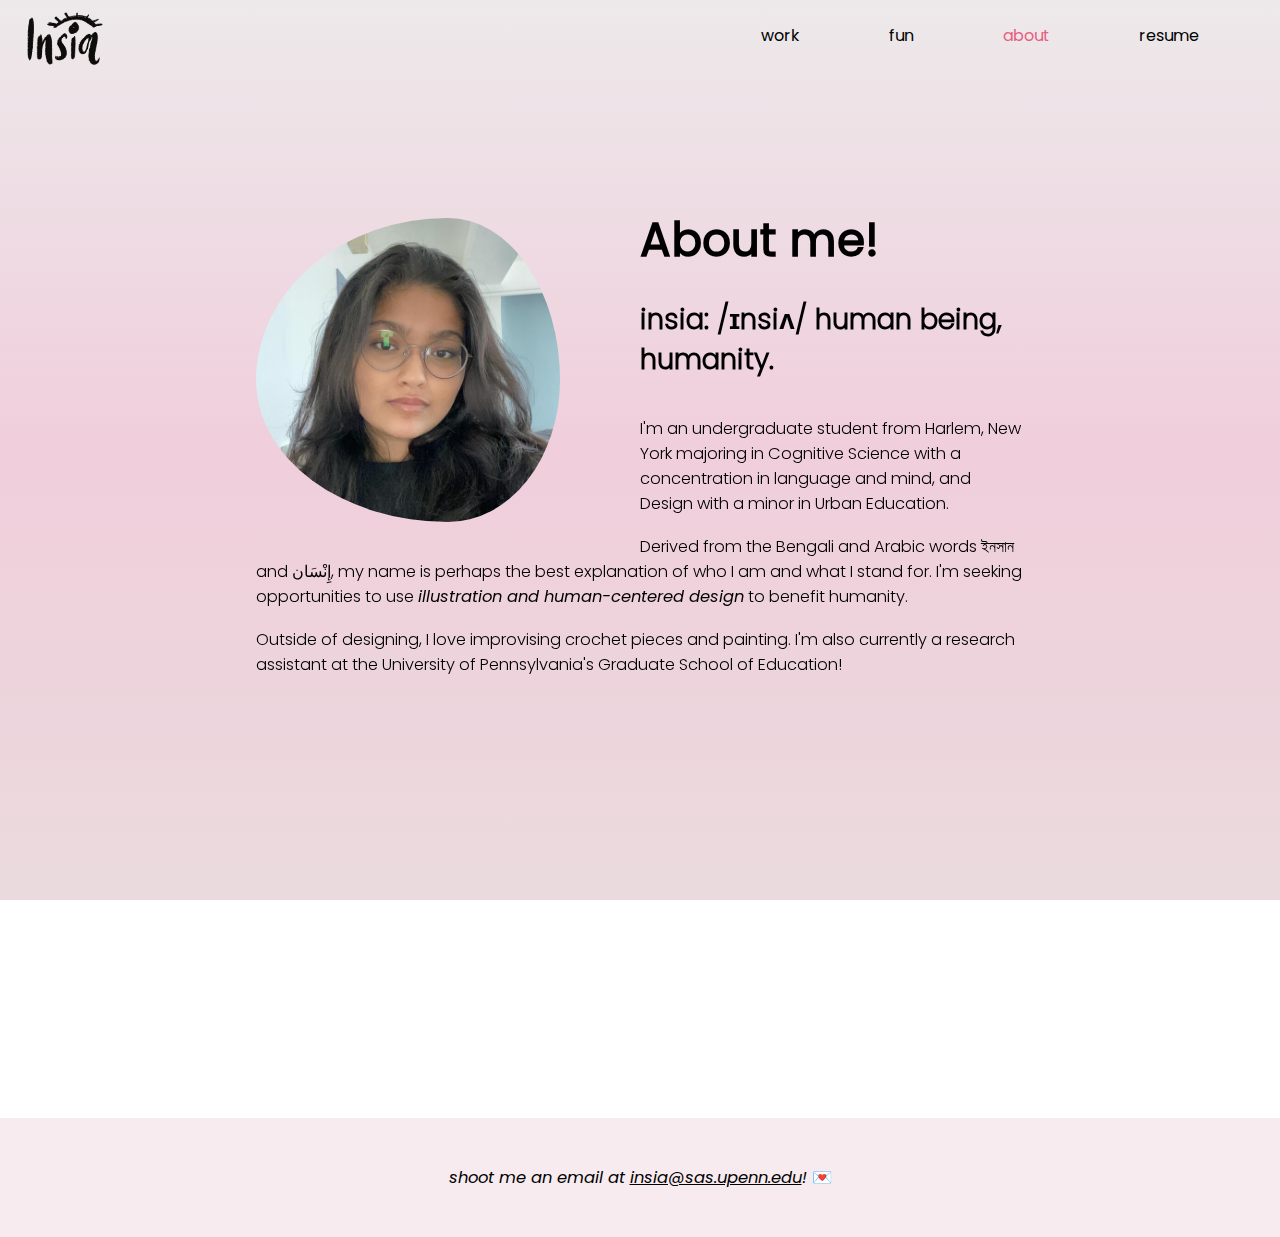
<file: about.html>
<!DOCTYPE html>
<html lang="en">
<head>
    <meta charset="UTF-8">
    <meta http-equiv="X-UA-Compatible" content="IE=edge">
    <meta name="viewport" content="width=device-width, initial-scale=1.0">
    <title>About | Insia Haque!</title>
    <link rel="stylesheet" href="style.css">
    <link rel="icon" type="image/x-icon" href="/images/tulip.png?">
    <script src="js.js"></script>
    <script defer src="app.js"></script>
</head>
<body>
    <header>

    </header>
    <nav>
        <a href="index.html"><img class="logo" src="images/insia.gif" alt="Insia"></a>
        <div class="nav">
            <a href="index.html">work</a>
            <a href="fun.html">fun</a>
            <a class="active" href="about.html">about</a>
            <a href="pdf/Insia Haque.pdf">resume</a>
            </div>
    </nav>
    <div class="pad hidden" style="margin-top:15vh; display: block; height: 100vh;">
        <section>
            <img src="images/insiapicture.jpg" alt="A picture of me, Insia" class="icon" width="50%">
            <h2>About me!</h2> <br><br>
            <h3>insia: /ɪnsiʌ/ human being, humanity.</h3><br><br>
            <p class="smaller">I'm an undergraduate student from Harlem, New York majoring in Cognitive Science with a concentration in language and mind, and Design with a minor in Urban Education. </p><br>
            <p class="smaller">Derived from the Bengali and Arabic words ইনসান and إِنْسَان, my name is perhaps the best explanation of who I am and what I stand for. I'm seeking opportunities to use <span class="italics">illustration and human-centered design</span> to benefit humanity.</p>
            <br><p class="smaller">Outside of designing, I love improvising crochet pieces and painting. I'm also currently a research assistant at the University of Pennsylvania's Graduate School of Education!</p><br><br>
        </section>
    </div> 
    
</body>
<div class="footer" style="padding-top: calc(20px + 3vh); padding-bottom: calc(20px + 3vh); display:grid;">
    <p class="italics">shoot me an email at <a href="mailto:insia@sas.upenn.edu">insia@sas.upenn.edu</a>! &#128140;</p>
</div>

</html>
</file>
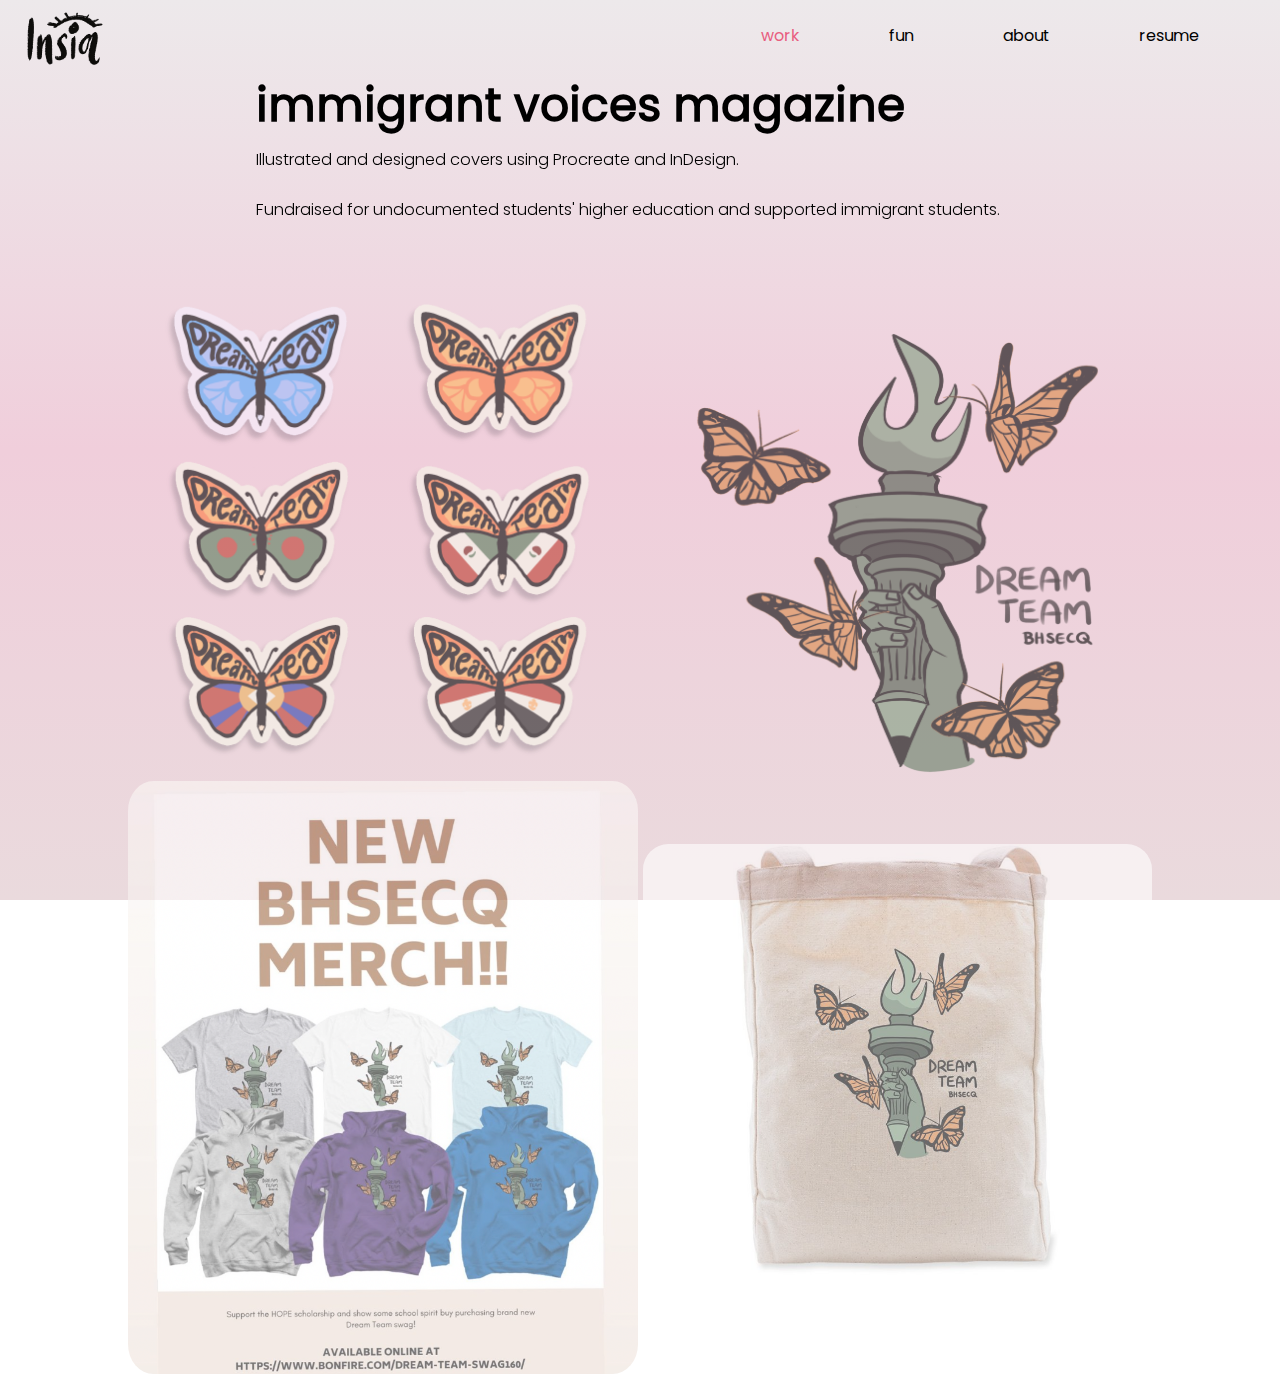
<file: immigrantvoices.html>
<!DOCTYPE html>
<html lang="en">

<head>
    <meta charset="UTF-8">
    <meta http-equiv="X-UA-Compatible" content="IE=edge">
    <meta name="viewport" content="width=device-width, initial-scale=1.0">
    <title>Insia</title>
    <link rel="stylesheet" href="style.css">
    <script src="js.js"></script>
    <script defer src="app.js"></script>

</head>

<body>
    <nav>
        <a href="index.html"><img class="logo" src="images/insia.gif" alt="Insia"></a>
        <div class="nav">
            <a class="active" href="index.html">work</a>
            <a href="fun.html">fun</a>
            <a href="about.html">about</a>
            <a href="pdf/Insia Haque.pdf">resume</a>
            </div>
    </nav>
</body>
<div class="pad hidden">
    <h2 id="make-wavy">immigrant&nbsp;voices&nbsp;magazine</h2>
    <br><p>Illustrated and designed covers using Procreate and InDesign.
        <br><br> Fundraised for undocumented students' higher education and supported immigrant students.
    </p>
</div>
<div id="gallery" class="hidden column2">
    <img src="images/Stickers.png" alt="Butterfly Stickers">
    <img src="images/Merchandise.png" alt="Hoodies">
    <img src="images/DreamTeam.png" alt="Dream Team Logo">
    <img src="images/Totebag.jpg" alt="Dream Team Tote">

</div>
</html>
</file>
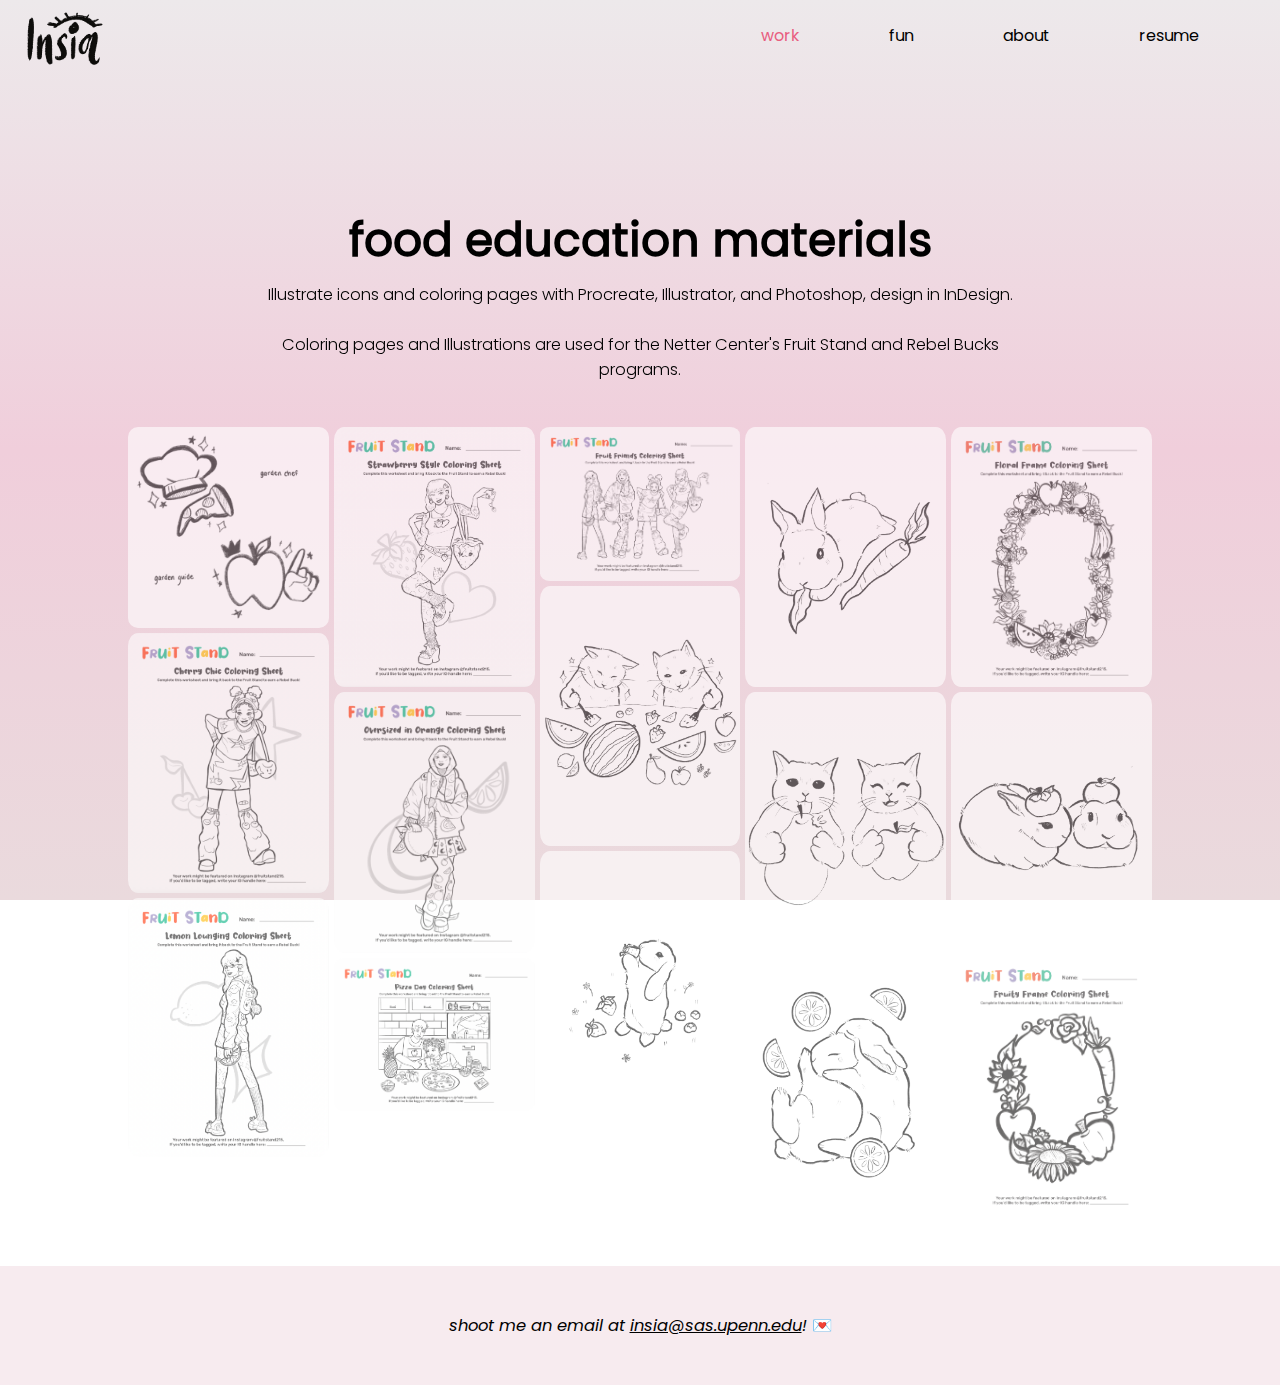
<file: nettercenter.html>
<!DOCTYPE html>
<html lang="en">

<head>
    <meta charset="UTF-8">
    <meta http-equiv="X-UA-Compatible" content="IE=edge">
    <meta name="viewport" content="width=device-width, initial-scale=1.0">
    <title>Food Education | Insia Haque!</title>
    <link rel="stylesheet" href="style.css">
    <link rel="icon" type="image/x-icon" href="/images/tulip.png?">
    <script src="js.js"></script>
    <script defer src="app.js"></script>

</head>

<body>
    <nav>
        <a href="index.html"><img class="logo" src="images/insia.gif" alt="Insia"></a>
        <div class="nav">
            <a class="active" href="index.html">work</a>
            <a href="fun.html">fun</a>
            <a href="about.html">about</a>
            <a href="pdf/Insia Haque.pdf">resume</a>
            </div>
    </nav>
    <div class="hidden pad" style="margin-top:15vh">
        <h2 class="center">food education materials</h2>
        <br><p class="center">Illustrate icons and coloring pages with Procreate, Illustrator, and Photoshop, design in InDesign.
            <br><br> Coloring pages and Illustrations are used for the Netter Center's Fruit Stand and Rebel Bucks programs.
        </p>
    </div>
    <div id="gallery" class="hidden column5">
        <img src="images/Wristband_Icons.png" alt="Garden Chef and Guide Icons">
        <img src="images/Cherry Chic.png" alt="Cherry Chic Coloring Page">
        <img src="images/Lemon Lounging.png" alt="Cherry Chic Coloring Page">
        <img src="images/Strawberry Style.png" alt="Strawberry Style Coloring Page">
        <img src="images/Oversized in Orange.png" alt="Oversized in Orange Coloring Page">
        <img src="images/Pizza Day.png" alt="Pizza Day Coloring Page">
        <img src="images/Fruit Friends.png" alt="Fruit Friends Coloring Page">
        <img src="images/KitchenKittens.png" alt="Kitchen Kittens Illustration">
        <img src="images/YearOfTheRabbit1.png" alt="Year of the Rabbit Illustration">
        <img src="images/YearOfTheRabbit2.png" alt="Year of the Rabbit Illustration">
        <img src="images/FruityFelines.png" alt="Fruity Felines Illustration">
        <img src="images/YearOfTheRabbit3.png" alt="Year of the Rabbit Illustration">
        <img src="images/FloralFrame.png" alt="Floral Frame Coloring Page">
        <img src="images/YearOfTheRabbit4.png" alt="Year of the Rabbit Illustration">
        <img src="images/FruityFrame.png" alt="Fruity Frame Coloring Page">


    </div>
</body>
<div class="footer" style="padding-top: calc(20px + 3vh); padding-bottom: calc(20px + 3vh);">
    <p class="italics">shoot me an email at <a href="mailto:insia@sas.upenn.edu">insia@sas.upenn.edu</a>! &#128140;</p>
</div>

</html>
</file>
<file: style.css>
@font-face {
    font-family: 'Poppins Regular';
    src: url(fonts/Poppins-Regular.ttf);
}
@font-face {
    font-family: 'Poppins Bold';
    src: url(fonts/Poppins-Bold.ttf);
}
.italics {
    font-family: 'Poppins Italics', sans-serif;
}
@font-face {
    font-family: 'Poppins Italics';
    src: url(fonts/Poppins-Italic.ttf);
}
@font-face {
    font-family: 'Poppins Light';
    src: url(fonts/Poppins-Light.ttf);
}
body {
    background-image: linear-gradient(#ede9eb, #f0cedb, rgb(234, 218, 221));
    background-attachment: fixed;
    width: 100vw;
    height: 100vh;
    margin: 0;
    overflow-x: hidden;
}
.pad {
    padding-left: 20%;
    padding-right: 20%;
}
* {
    margin: 0px;
    padding: 0px;
    box-sizing: border-box;
}
.nav {
    top: 2.5%;
    position:absolute;
    right: 4vh;
    display: flex;
    justify-content: space-around;
    width: calc(400px + 10vw);
    float: right;
    overflow: hidden;

}
.nav a:hover:not(.active) {
    color: #e85e80;
}
.nav a.active {
    color: #e85e80;
}
.nav a {
    text-decoration: none;
    float:right;
    font-family: 'Poppins Regular', sans-serif;
    color: rgb(0, 0, 0);
}
.nav .icon {
    display:none;
}
.logo {
    left: 4vh;
    transform: scale(0.75);
    height: auto;
    width: calc(80px + 4vw);
}


h1 {
    color: rgb(0, 0, 0);
    font-family: 'Poppins Light', sans-serif;
    font-size: calc(10px + 1vw);
    line-height: calc(10px + 1vw);
}
h2 {
    color: rgb(0, 0, 0);
    font-family: 'Poppins Regular', sans-serif;
    font-size: calc(20px + 2vw);
    line-height: calc(20px + 2vw);
}
h3 {
    color: rgb(0, 0, 0);
    font-family: 'Poppins Light', sans-serif;
    font-size: calc(15px + 1vw);
    line-height: 40px;
}
.center {
    text-align:center;
    display: block;
}
#wavy {
    animation: wavy-text 2.5s infinite;
    animation-timing-function: cubic-bezier(0,0,1,1);
}
#make-wavy {
    display: flex;
}

@keyframes wavy-text {
    0% {
        transform: translate(0, -10px) rotate(-2.5deg);
    }
    50% {
        transform: translate(0, 10px) rotate(2.5deg)
    }
    100% {
        transform: translate(0, -10px) rotate(-2.5deg)
    }

}
p {
    font-family: "Poppins Light", sans-serif;
    font-size: calc(10px + 0.5vw);
}
.italics {
    font-family: "Poppins Italics", sans-serif;
}
.centertext{
    text-align: center;
    animation: wavy-text 2.5s infinite;
    animation-timing-function: cubic-bezier(0,0,1,1);
}
.wrapper{
    display:flex;
    height:27.5px;
}
.words {
    overflow:hidden;
    width: 180px;
    outline:1px solid rgb(0, 0, 0);
    border-radius: 35px;
    justify-content: center;
    padding-right: 10px;
    margin-left: 6px;
    margin-right: 6px;
}
.roll {
    display:block;
    color: rgb(0, 0, 0);
    font-family: "poppins italics", sans-serif;
    font-size:20px;
    text-align: center;
    transform: translate(7px, 0);
    animation: spin-words 15s infinite;
}@keyframes spin-words {
    4% {
        transform: translate(7px, -40px);
    }
    10% {
        transform: translate(7px, -30px);
    }
    14% {
        transform: translate(7px, -70px);
    }
    20% {
        transform: translate(7px, -60px);
    }
    24% {
        transform: translate(7px, -100px);
    }
    30% {
        transform: translate(7px, -90px);
    }
    34% {
        transform: translate(7px, -130px);
    }
    40% {
        transform: translate(7px, -120px);
    }
    44% {
        transform: translate(7px, -160px);
    }
    50% {
        transform: translate(7px, -150px);
    }
    54% {
        transform: translate(7px, -190px);
    }
    60% {
        transform: translate(7px, -180px);
    }
    64% {
        transform: translate(7px, -220px);
    }
    70% {
        transform: translate(7px, -210px);
    }
    74% {
        transform: translate(7px, -250px);
    }
    80% {
        transform: translate(7px, -240px);
    }
    84% {
        transform: translate(7px, -280px);
    }
    90% {
        transform: translate(7px, -270px);
    }
    94% {
        transform: translate(7px, -310px);
    }
    100% {
        transform: translate(7px, -300px);
    }
    }
.projects {
    display:grid;
    place-items: center;
    align-content: center;
    min-height: 100vh;
}
.projects img {
    width: 100%;
    height: auto;
}
.hidden {
    opacity: 0;
    filter: blur(5px);
    transform: translateX(-100%);
    transition: all 1s;
}
.show {
    opacity: 1;
    filter: blur(0);
    transform: translateX(0);

}
a {
    color: black;
}
.icon {
    float:left;
    border-radius: 60%;
    padding-right: 80px;
    padding-bottom: 20px;
    min-height: 100px;
    min-width: 300px;
}
#gallery {
    line-height:0;
    -webkit-column-gap:5px;
    -moz-column-gap:5px;
    column-gap:5px;
    margin-right: 10vw;
    margin-left: 10vw;
    margin-top: 5vh;
    margin-bottom: 5vh;
}
.column2 {
    -webkit-column-count:2; 
    column-count:2;
    -moz-column-count:2;
}
.column3 {
    -webkit-column-count:3; 
    column-count:3;
    -moz-column-count:3;
}
.column5 {
    -webkit-column-count:5; 
    column-count:5;
    -moz-column-count:5;
}

 #gallery img {
    width: 100% !important;
    height: auto !important;
    margin-bottom:5px;
    filter:opacity(60%);
    transition: filter 1s;
    border-radius: 5%;
 }
 #gallery img:hover {
    filter:none;
 }
 @media (max-width: 1200px) {
    #gallery {
     -moz-column-count:    4;
     -webkit-column-count: 4;
     column-count:         4;
    }
}
@media (max-width: 1000px) {
    #gallery {
     -moz-column-count:    3;
     -webkit-column-count: 3;
     column-count:         3;
    }
 }
 @media (max-width: 800px) {
    #gallery {
     -moz-column-count:    2;
     -webkit-column-count: 2;
     column-count:         2;
    }
 }
 @media (max-width: 400px) {
    #gallery {
     -moz-column-count:    1;
     -webkit-column-count: 1;
     column-count:         1;
    }
 }

 @media screen and (max-width: 1200px) {
    .projects {
        min-height: 50vh;
    }
  }
 @media screen and (max-width: 800px) {
    .nav {
        width: 300px;
    }
 }
@media screen and (max-width: 550px) {
    .nav {
        width: 250px;
    }
}

.footer {
    left: 0;
    bottom: 0;
    width: 100%;
    background-color: #dfb2c342;
    color: rgb(0, 0, 0);
    text-align: center;
  }
</file>
